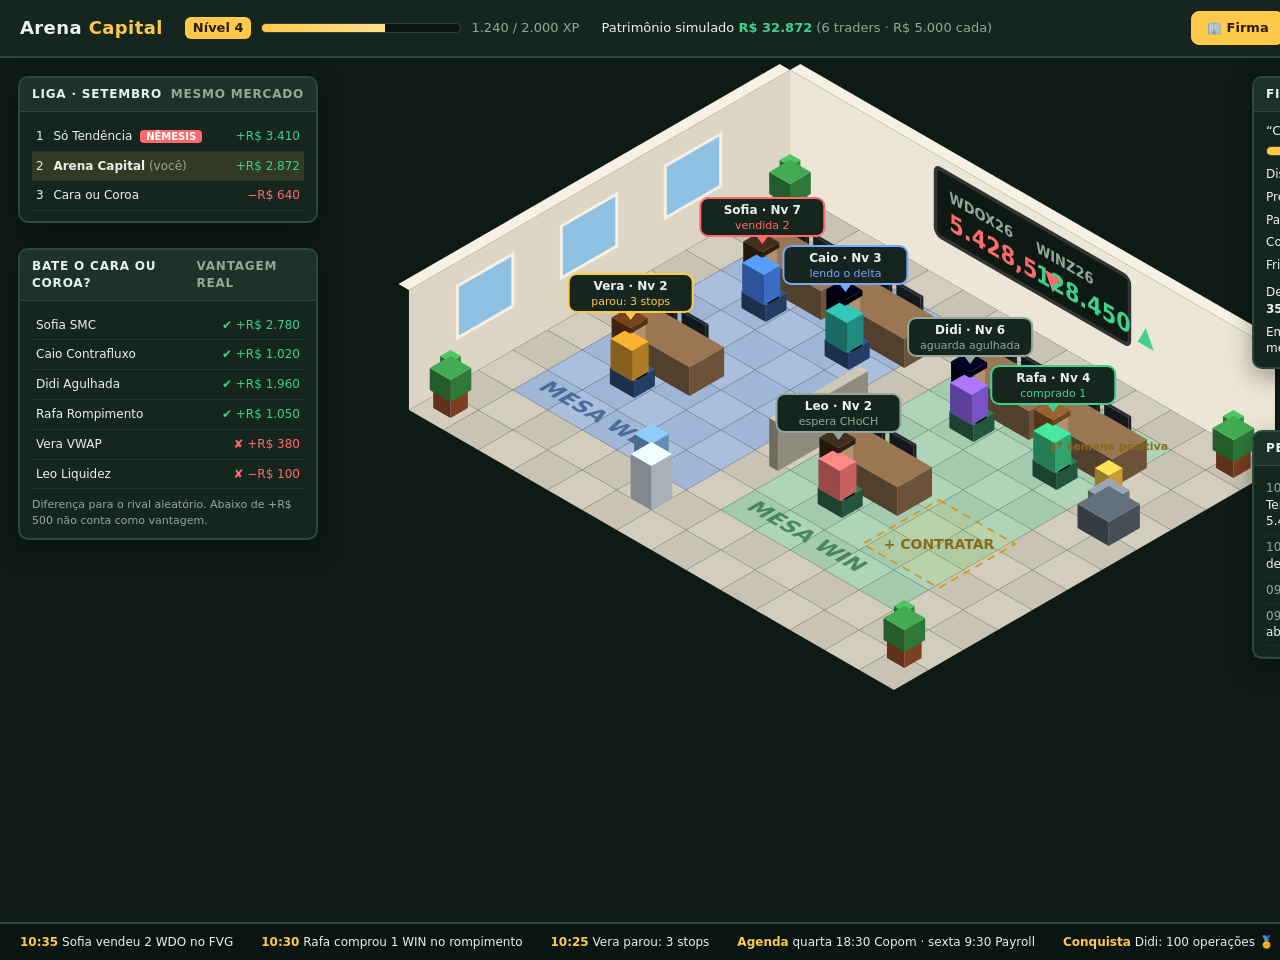
<file: mockups/escritorio.html>
<!doctype html>
<html lang="pt-BR">
<head>
<meta charset="utf-8">
<title>Arena de Traders — escritório da firma</title>
<style>
  :root{--bg:#0e1a16;--panel:#16261f;--panel2:#1d3329;--line:#2b4a3c;--txt:#e9f2ec;--mut:#93a89c;--up:#3fd18f;--dn:#ff6b6b;--gold:#ffc94a;--acc:#7aa7ff;--pur:#b48cff}
  *{box-sizing:border-box;margin:0;padding:0}
  body{background:var(--bg);color:var(--txt);font:13px/1.4 "Segoe UI",system-ui,sans-serif;width:1600px;height:960px;position:relative;overflow:hidden}
  #cena{position:absolute;inset:0}
  .bar{position:absolute;left:0;right:0;top:0;height:58px;background:var(--panel);border-bottom:2px solid var(--line);display:flex;align-items:center;gap:22px;padding:0 20px}
  .logo{font-weight:800;font-size:18px;letter-spacing:.4px}.logo span{color:var(--gold)}
  .lvl{display:flex;align-items:center;gap:10px}.lvl b{background:var(--gold);color:#2a1d00;border-radius:6px;padding:2px 8px}
  .xp{width:200px;height:10px;background:#0b1511;border:1px solid var(--line);border-radius:5px;overflow:hidden}.xp i{display:block;height:100%;width:62%;background:linear-gradient(90deg,#ffc94a,#ffe08a)}
  .mut{color:var(--mut)}.up{color:var(--up)}.dn{color:var(--dn)}.gold{color:var(--gold)}
  .tabs{margin-left:auto;display:flex;gap:6px}.tabs div{padding:7px 14px;border-radius:8px;border:1px solid var(--line);color:var(--mut)}.tabs .sel{background:var(--gold);color:#2a1d00;border-color:var(--gold);font-weight:600}
  .win{position:absolute;background:var(--panel);border:2px solid var(--line);border-radius:10px;box-shadow:0 8px 24px rgba(0,0,0,.35)}
  .win h3{background:var(--panel2);padding:8px 12px;font-size:12px;letter-spacing:.8px;text-transform:uppercase;border-bottom:1px solid var(--line);display:flex;justify-content:space-between;border-radius:8px 8px 0 0}
  .win .c{padding:10px 12px}
  table{width:100%;border-collapse:collapse;font-size:12px}td{padding:6px 4px;border-bottom:1px solid #22392f}td:last-child{text-align:right}
  .tag{font-size:10px;padding:1px 6px;border-radius:4px;background:var(--dn);color:#fff;font-weight:700;margin-left:4px}
  .you{background:rgba(255,201,74,.12)}
  .stat{display:grid;grid-template-columns:96px 1fr 22px;gap:8px;align-items:center;margin:6px 0;font-size:12px}
  .stat .b{height:8px;background:#0b1511;border-radius:4px;overflow:hidden}.stat .b i{display:block;height:100%}
  .think div{font-size:12px;padding:4px 0;border-bottom:1px dashed #22392f}.think time{color:var(--mut);margin-right:6px}
  .ticker{position:absolute;left:0;right:0;bottom:0;height:38px;background:#0a1410;border-top:2px solid var(--line);display:flex;align-items:center;gap:28px;padding:0 20px;white-space:nowrap;font-size:12px}
  .ticker b{color:var(--gold)}
  .ill{position:absolute;right:16px;bottom:44px;font-size:11px;color:var(--mut)}
</style>
</head>
<body>
<svg id="cena" viewBox="0 0 1600 960"></svg>

<div class="bar">
  <div class="logo">Arena <span>Capital</span></div>
  <div class="lvl"><b>Nível 4</b><div class="xp"><i></i></div><span class="mut">1.240 / 2.000 XP</span></div>
  <div>Patrimônio simulado <b class="up">R$ 32.872</b> <span class="mut">(6 traders · R$ 5.000 cada)</span></div>
  <div class="tabs"><div class="sel">🏢 Firma</div><div>📈 Sala de operações</div><div>🏆 Resultado</div></div>
</div>

<div class="win" style="left:18px;top:76px;width:300px">
  <h3><span>Liga · setembro</span><span class="mut">mesmo mercado</span></h3>
  <div class="c"><table>
    <tr><td>1</td><td>Só Tendência <span class="tag">NÊMESIS</span></td><td class="up">+R$ 3.410</td></tr>
    <tr class="you"><td>2</td><td><b>Arena Capital</b> <span class="mut">(você)</span></td><td class="up">+R$ 2.872</td></tr>
    <tr><td>3</td><td>Cara ou Coroa</td><td class="dn">−R$ 640</td></tr>
  </table></div>
</div>

<div class="win" style="left:18px;top:248px;width:300px">
  <h3><span>Bate o Cara ou Coroa?</span><span class="mut">vantagem real</span></h3>
  <div class="c"><table>
    <tr><td>Sofia SMC</td><td class="up">✔ +R$ 2.780</td></tr>
    <tr><td>Caio Contrafluxo</td><td class="up">✔ +R$ 1.020</td></tr>
    <tr><td>Didi Agulhada</td><td class="up">✔ +R$ 1.960</td></tr>
    <tr><td>Rafa Rompimento</td><td class="up">✔ +R$ 1.050</td></tr>
    <tr><td>Vera VWAP</td><td class="dn">✘ +R$ 380</td></tr>
    <tr><td>Leo Liquidez</td><td class="dn">✘ −R$ 100</td></tr>
  </table>
  <div class="mut" style="font-size:11px;margin-top:8px">Diferença para o rival aleatório. Abaixo de +R$ 500 não conta como vantagem.</div></div>
</div>

<div class="win" style="right:18px;top:76px;width:330px">
  <h3><span>Ficha · Sofia SMC</span><span class="gold">Nível 7</span></h3>
  <div class="c">
    <div style="display:flex;justify-content:space-between"><span>“Caçadora de FVG” · Mesa WDO</span><span class="mut">640 / 900 XP</span></div>
    <div class="xp" style="width:100%;margin:6px 0 10px"><i style="width:71%"></i></div>
    <div class="stat"><span>Disciplina</span><div class="b"><i style="width:90%;background:var(--up)"></i></div><b>9</b></div>
    <div class="stat"><span>Precisão</span><div class="b"><i style="width:55%;background:var(--acc)"></i></div><b>5</b></div>
    <div class="stat"><span>Paciência</span><div class="b"><i style="width:80%;background:var(--pur)"></i></div><b>8</b></div>
    <div class="stat"><span>Consistência</span><div class="b"><i style="width:70%;background:var(--gold)"></i></div><b>7</b></div>
    <div class="stat"><span>Frieza</span><div class="b"><i style="width:50%;background:var(--dn)"></i></div><b>5</b></div>
    <div style="margin-top:10px;font-size:12px">Desde a contratação: <b class="up">+R$ 2.140</b> · 61 trades · <b>R$ 35</b> por trade</div>
    <div style="margin-top:6px;font-size:12px">Em experiência: <b>prova final 2 de 3 meses</b> → mesa ao vivo</div>
  </div>
</div>

<div class="win think" style="right:18px;top:430px;width:330px">
  <h3><span>Pensamento · Sofia</span><span class="mut">12/09</span></h3>
  <div class="c">
    <div><time>10:35</time>Vendi 2 no meio do FVG (5.432,5). Tendência do 60 em baixa; alvo no fundo de 5.420.</div>
    <div><time>10:05</time>Pulei: FVG de 0,5 ponto, abaixo do mínimo de 1.</div>
    <div><time>09:40</time>Pulei: risco:retorno 0,8, abaixo do mínimo.</div>
    <div><time>09:15</time>Tendência do 60 virou para baixa (fechou abaixo de 5.441).</div>
  </div>
</div>

<div class="ticker">
  <span><b>10:35</b> Sofia vendeu 2 WDO no FVG</span>
  <span><b>10:30</b> Rafa comprou 1 WIN no rompimento</span>
  <span><b>10:25</b> Vera parou: 3 stops</span>
  <span><b>Agenda</b> quarta 18:30 Copom · sexta 9:30 Payroll</span>
  <span><b>Conquista</b> Didi: 100 operações 🏅</span>
</div>
<div class="ill">Mockup · dados ilustrativos</div>

<script>
const S=40,C=Math.cos(Math.PI/6),OX=790,OY=190,svg=document.getElementById('cena');
const P=(x,y,z=0)=>[OX+(x-y)*C*S,OY+(x+y)*0.5*S-z*S];
const pts=a=>a.map(p=>P(...p).join(',')).join(' ');
const sh=(hex,f)=>{const n=parseInt(hex.slice(1),16);let r=n>>16,g=n>>8&255,b=n&255;r=Math.min(255,r*f|0);g=Math.min(255,g*f|0);b=Math.min(255,b*f|0);return`rgb(${r},${g},${b})`};
let objs=[];
// caixa (voxel): profundidade = canto da frente
let vies=0;
const box=(x,y,z,w,d,h,cor,extra='')=>objs.push({k:x+w+y+d+z*0.01+vies,s:
 `<polygon points="${pts([[x+w,y,z],[x+w,y+d,z],[x+w,y+d,z+h],[x+w,y,z+h]])}" fill="${sh(cor,.78)}"/>`+
 `<polygon points="${pts([[x,y+d,z],[x+w,y+d,z],[x+w,y+d,z+h],[x,y+d,z+h]])}" fill="${sh(cor,.6)}"/>`+
 `<polygon points="${pts([[x,y,z+h],[x+w,y,z+h],[x+w,y+d,z+h],[x,y+d,z+h]])}" fill="${sh(cor,1.12)}" ${extra}/>`});
const add=(k,s)=>objs.push({k,s});
let g='';
// chão
const FX=14,FY=11;
for(let i=0;i<FX;i++)for(let j=0;j<FY;j++){let cor=(i+j)%2?'#c9c3b4':'#d3cdbe';if(i>=1&&i<6&&j>=1&&j<9)cor=(i+j)%2?'#9fb6d6':'#a9bfdd';if(i>=7&&i<12&&j>=1&&j<9)cor=(i+j)%2?'#a4cbb0':'#aed4b9';
 g+=`<polygon points="${pts([[i,j,0],[i+1,j,0],[i+1,j+1,0],[i,j+1,0]])}" fill="${cor}" stroke="rgba(0,0,0,.06)"/>`}
// paredes do fundo
g+=`<polygon points="${pts([[0,0,0],[FX,0,0],[FX,0,3],[0,0,3]])}" fill="#ece6d6"/><polygon points="${pts([[0,0,0],[0,FY,0],[0,FY,3],[0,0,3]])}" fill="#ddd6c4"/>`;
g+=`<polygon points="${pts([[0,0,3],[FX,0,3],[FX,-.3,3],[0,-.3,3]])}" fill="#f6f1e4"/><polygon points="${pts([[0,0,3],[0,FY,3],[-.3,FY,3],[-.3,0,3]])}" fill="#f6f1e4"/>`;
for(const y of [2,5,8])g+=`<polygon points="${pts([[0,y,1.1],[0,y+1.6,1.1],[0,y+1.6,2.4],[0,y,2.4]])}" fill="#8fc1e3" stroke="#f6f1e4" stroke-width="3"/>`;
// telão na parede do fundo
const tx=P(4.2,0,2.7);g+=`<g transform="matrix(${C},0.5,0,1,${tx[0]},${tx[1]})"><rect width="${5.6*S}" height="${1.7*S}" rx="6" fill="#0d1a14" stroke="#333" stroke-width="4"/>
<text x="16" y="28" fill="#93a89c" font-size="15" font-weight="700">WDOX26</text><text x="16" y="56" fill="#ff6b6b" font-size="24" font-weight="800">5.428,5 ▼</text>
<text x="${2.9*S}" y="28" fill="#93a89c" font-size="15" font-weight="700">WINZ26</text><text x="${2.9*S}" y="56" fill="#3fd18f" font-size="24" font-weight="800">128.450 ▲</text></g>`;
// letreiros no chão
const lab=(x,y,t,c)=>{const p=P(x,y);return`<g transform="matrix(${C},0.5,${-C},0.5,${p[0]},${p[1]})"><text font-size="22" font-weight="800" fill="${c}" opacity=".85">${t}</text></g>`};
g+=lab(1.3,8.6,'MESA WDO','#3d5f8f')+lab(7.3,8.6,'MESA WIN','#3a7a52');
// mesas
const mesa=(x,y,cor)=>{box(x,y,0,2.2,1,.72,'#8a6a4a');box(x+.3,y+.15,.72,.7,.08,.5,'#22272e');box(x+1.2,y+.15,.72,.7,.08,.5,'#22272e');box(x+.8,y+.55,.72,.6,.25,.04,'#3a3f47');box(x+.75,y+1.25,0,.7,.6,.42,cor)};
// trader voxel de costas para a câmera, sentado na cadeira
const trader=(x,y,camisa,cabelo,nome,status,corSt)=>{vies=1.5;box(x-.05,y,.42,.62,.48,.75,camisa);box(x-.07,y+.08,.42,.14,.3,.55,sh(camisa,.8));box(x+.47,y+.08,.42,.14,.3,.55,sh(camisa,.8));
 box(x+.03,y+.03,1.17,.48,.44,.46,'#e6b98f');box(x,y,1.6,.54,.5,.14,cabelo);box(x,y+.4,1.2,.54,.1,.45,cabelo);vies=0;
 const p=P(x+.25,y+.2,1.75);add(x+y+2.6,`<g transform="translate(${p[0]},${p[1]})"><rect x="-62" y="-42" width="124" height="38" rx="8" fill="#16261f" stroke="${corSt}" stroke-width="2"/><text y="-26" text-anchor="middle" fill="#e9f2ec" font-size="12" font-weight="700">${nome}</text><text y="-11" text-anchor="middle" fill="${corSt}" font-size="11">${status}</text><path d="M-6 -4 L0 4 L6 -4z" fill="${corSt}"/></g>`)};
mesa(1.5,1.8,'#2f4f7f');trader(2.35,3.2,'#4c8dff','#3b2a1a','Sofia · Nv 7','vendida 2','#ff6b6b');
mesa(3.9,1.8,'#2f4f7f');trader(4.75,3.2,'#2bb3a3','#111','Caio · Nv 3','lendo o delta','#7aa7ff');
mesa(1.5,5.6,'#2f4f7f');trader(2.35,7.0,'#e0a030','#6b3b1a','Vera · Nv 2','parou: 3 stops','#ffc94a');
mesa(7.5,1.8,'#2f6f4f');trader(8.35,3.2,'#9b6bff','#222','Didi · Nv 6','aguarda agulhada','#93a89c');
mesa(9.9,1.8,'#2f6f4f');trader(10.75,3.2,'#3fd18f','#8a5a2a','Rafa · Nv 4','comprado 1','#3fd18f');
mesa(7.5,5.6,'#2f6f4f');trader(8.35,7.0,'#ff7a7a','#3b2a1a','Leo · Nv 2','espera CHoCH','#93a89c');
// vaga para contratar
g+=`<polygon points="${pts([[9.9,5.6,0],[12.1,5.6,0],[12.1,7.8,0],[9.9,7.8,0]])}" fill="rgba(255,201,74,.12)" stroke="#c99a2a" stroke-width="2" stroke-dasharray="8 6"/>`;
{const p=P(11,6.7,0);g+=`<text x="${p[0]}" y="${p[1]+5}" text-anchor="middle" fill="#8a6a1a" font-size="14" font-weight="800">+ CONTRATAR</text>`}
// decoração
const planta=(x,y)=>{box(x,y,0,.5,.5,.45,'#a0522d');box(x-.05,y-.05,.45,.6,.6,.55,'#3c9a4a');box(x+.1,y+.1,1,.3,.3,.3,'#48b05a')};
planta(.3,.3);planta(13.1,.3);planta(.3,10.1);planta(13.1,9.8);
box(12.6,3.4,0,.9,.9,.6,'#5a6470');box(12.75,3.55,.6,.6,.6,.35,'#8a96a3');box(12.85,3.65,.95,.4,.4,.55,'#ffc94a'); // troféu
{const p=P(13,3.8,1.9);add(30,`<text x="${p[0]}" y="${p[1]}" text-anchor="middle" fill="#8a6a1a" font-size="11" font-weight="700">1ª semana positiva</text>`)}
box(5.4,9.4,0,.6,.6,1.1,'#d8e4ee');box(5.45,9.45,1.1,.5,.5,.5,'#7fb6e6'); // bebedouro
box(6.6,4.6,0,.25,2.6,1.2,'#b9b3a3'); // divisória entre mesas
objs.sort((a,b)=>a.k-b.k);svg.innerHTML=g+objs.map(o=>o.s).join('');
</script>
</body>
</html>
</file>
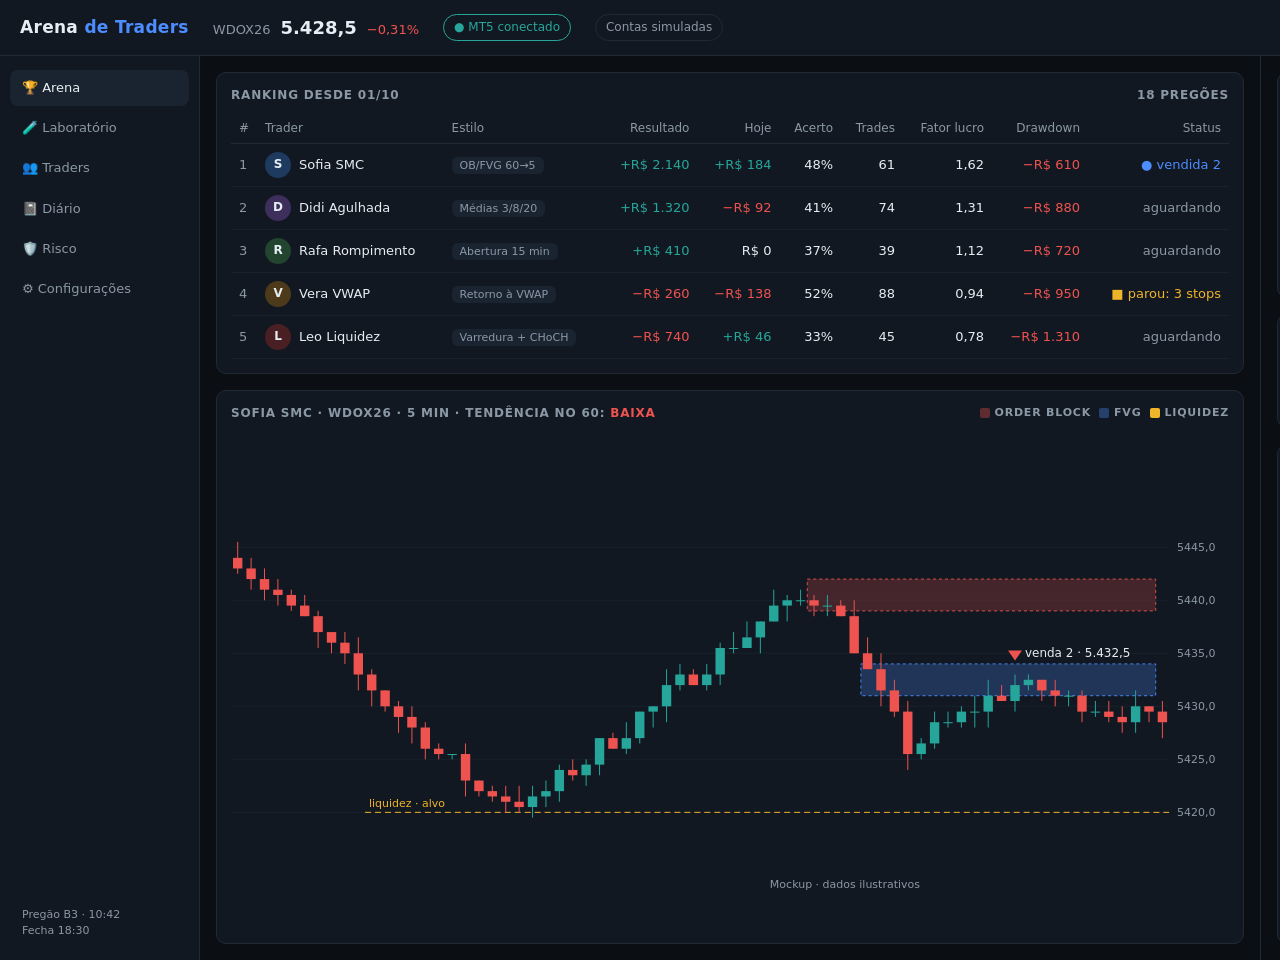
<file: mockups/interface.html>
<!doctype html>
<html lang="pt-BR">
<head>
<meta charset="utf-8">
<title>Arena de Traders — mockup</title>
<style>
  :root{--bg:#0b0f14;--panel:#121821;--line:#1f2a36;--txt:#e6edf3;--mut:#8b98a5;--up:#26a69a;--dn:#ef5350;--acc:#4c8dff;--warn:#f0b429}
  *{box-sizing:border-box;margin:0;padding:0}
  body{background:var(--bg);color:var(--txt);font:13px/1.4 "Segoe UI",system-ui,sans-serif;width:1600px;height:960px;display:grid;grid-template-columns:200px 1fr 340px;grid-template-rows:56px 1fr}
  header{grid-column:1/4;display:flex;align-items:center;gap:24px;padding:0 20px;border-bottom:1px solid var(--line);background:var(--panel)}
  .logo{font-weight:700;font-size:17px;letter-spacing:.3px}.logo span{color:var(--acc)}
  .tick{display:flex;gap:10px;align-items:baseline}.tick b{font-size:18px}.up{color:var(--up)}.dn{color:var(--dn)}
  .pill{padding:4px 10px;border-radius:999px;border:1px solid var(--line);color:var(--mut);font-size:12px}
  .pill.on{border-color:var(--up);color:var(--up)}
  .seg{display:flex;border:1px solid var(--line);border-radius:8px;overflow:hidden;margin-left:auto}
  .seg div{padding:6px 14px;color:var(--mut)}.seg .sel{background:var(--acc);color:#fff}
  nav{border-right:1px solid var(--line);padding:14px 10px;display:flex;flex-direction:column;gap:4px;background:var(--panel)}
  nav div{padding:9px 12px;border-radius:8px;color:var(--mut)}nav .sel{background:#1a2431;color:var(--txt)}
  nav .foot{margin-top:auto;font-size:11px;color:var(--mut);padding:8px 12px}
  main{padding:16px;display:grid;grid-template-rows:auto 1fr;gap:16px;overflow:hidden}
  .card{background:var(--panel);border:1px solid var(--line);border-radius:10px;padding:14px}
  h3{font-size:12px;text-transform:uppercase;letter-spacing:.8px;color:var(--mut);margin-bottom:10px;display:flex;justify-content:space-between}
  table{width:100%;border-collapse:collapse}th{color:var(--mut);font-weight:500;text-align:right;padding:6px 8px;border-bottom:1px solid var(--line);font-size:12px}
  td{padding:8px;text-align:right;border-bottom:1px solid #18212c}th:nth-child(-n+3),td:nth-child(-n+3){text-align:left}
  .av{display:inline-grid;place-items:center;width:26px;height:26px;border-radius:50%;font-weight:700;font-size:12px;margin-right:8px;vertical-align:middle}
  .tag{font-size:11px;padding:2px 8px;border-radius:6px;background:#1a2431;color:var(--mut)}
  .st-pos{color:var(--acc)}.st-stop{color:var(--warn)}
  .rank{color:var(--mut);width:22px}
  aside{border-left:1px solid var(--line);padding:16px;display:flex;flex-direction:column;gap:16px;overflow:hidden}
  .bar{height:8px;background:#1a2431;border-radius:4px;overflow:hidden;margin:6px 0 12px}.bar i{display:block;height:100%}
  .row{display:flex;justify-content:space-between}.mut{color:var(--mut)}
  .feed div{padding:8px 0;border-bottom:1px solid #18212c;font-size:12px}.feed time{color:var(--mut);margin-right:6px}
  .chips{display:flex;gap:8px}.chip{font-size:11px;display:flex;align-items:center;gap:5px;color:var(--mut)}.chip i{width:10px;height:10px;border-radius:2px;display:inline-block}
  .ill{position:absolute;bottom:8px;right:360px;font-size:11px;color:var(--mut)}
</style>
</head>
<body>
<header>
  <div class="logo">Arena <span>de Traders</span></div>
  <div class="tick"><span class="mut">WDOX26</span><b>5.428,5</b><span class="dn">−0,31%</span></div>
  <span class="pill on">● MT5 conectado</span>
  <span class="pill">Contas simuladas</span>
  <div class="seg"><div class="sel">Arena ao vivo</div><div>Laboratório (backtest)</div></div>
</header>

<nav>
  <div class="sel">🏆 Arena</div><div>🧪 Laboratório</div><div>👥 Traders</div><div>📓 Diário</div><div>🛡️ Risco</div><div>⚙️ Configurações</div>
  <div class="foot">Pregão B3 · 10:42<br>Fecha 18:30</div>
</nav>

<main>
  <section class="card">
    <h3><span>Ranking desde 01/10</span><span>18 pregões</span></h3>
    <table>
      <tr><th class="rank">#</th><th>Trader</th><th>Estilo</th><th>Resultado</th><th>Hoje</th><th>Acerto</th><th>Trades</th><th>Fator lucro</th><th>Drawdown</th><th>Status</th></tr>
      <tr><td class="rank">1</td><td><span class="av" style="background:#1e3a5f">S</span>Sofia SMC</td><td><span class="tag">OB/FVG 60→5</span></td><td class="up">+R$ 2.140</td><td class="up">+R$ 184</td><td>48%</td><td>61</td><td>1,62</td><td class="dn">−R$ 610</td><td class="st-pos">● vendida 2</td></tr>
      <tr><td class="rank">2</td><td><span class="av" style="background:#3d2e5c">D</span>Didi Agulhada</td><td><span class="tag">Médias 3/8/20</span></td><td class="up">+R$ 1.320</td><td class="dn">−R$ 92</td><td>41%</td><td>74</td><td>1,31</td><td class="dn">−R$ 880</td><td class="mut">aguardando</td></tr>
      <tr><td class="rank">3</td><td><span class="av" style="background:#21452f">R</span>Rafa Rompimento</td><td><span class="tag">Abertura 15 min</span></td><td class="up">+R$ 410</td><td>R$ 0</td><td>37%</td><td>39</td><td>1,12</td><td class="dn">−R$ 720</td><td class="mut">aguardando</td></tr>
      <tr><td class="rank">4</td><td><span class="av" style="background:#4d3a1a">V</span>Vera VWAP</td><td><span class="tag">Retorno à VWAP</span></td><td class="dn">−R$ 260</td><td class="dn">−R$ 138</td><td>52%</td><td>88</td><td>0,94</td><td class="dn">−R$ 950</td><td class="st-stop">■ parou: 3 stops</td></tr>
      <tr><td class="rank">5</td><td><span class="av" style="background:#4a1f24">L</span>Leo Liquidez</td><td><span class="tag">Varredura + CHoCH</span></td><td class="dn">−R$ 740</td><td class="up">+R$ 46</td><td>33%</td><td>45</td><td>0,78</td><td class="dn">−R$ 1.310</td><td class="mut">aguardando</td></tr>
    </table>
  </section>

  <section class="card" style="display:flex;flex-direction:column">
    <h3><span>Sofia SMC · WDOX26 · 5 min · tendência no 60: <b class="dn">baixa</b></span>
      <span class="chips"><span class="chip"><i style="background:rgba(239,83,80,.35)"></i>Order block</span><span class="chip"><i style="background:rgba(76,141,255,.35)"></i>FVG</span><span class="chip"><i style="background:var(--warn)"></i>Liquidez</span></span></h3>
    <svg id="chart" viewBox="0 0 1000 380" style="flex:1;width:100%"></svg>
  </section>
</main>

<aside>
  <section class="card">
    <h3><span>Risco do dia · Sofia</span><span>trader-risk</span></h3>
    <div class="row"><span>Perda do dia</span><span>R$ 92 / R$ 300</span></div><div class="bar"><i style="width:31%;background:var(--warn)"></i></div>
    <div class="row"><span>Stops</span><span>1 / 3</span></div><div class="bar"><i style="width:33%;background:var(--warn)"></i></div>
    <div class="row"><span>Trades</span><span>3 / 10</span></div><div class="bar"><i style="width:30%;background:var(--acc)"></i></div>
    <div class="row mut"><span>Posição atual</span><span>venda 2 · stop 5.437 · alvo 5.420</span></div>
  </section>

  <section class="card">
    <h3><span>Último PASS</span><span>trader-budget</span></h3>
    <div class="row"><span>Venda 2 WDO @ 5.432,5</span><span class="up">PASS</span></div>
    <div class="mut" style="font-size:12px;margin-top:6px">Perda máx. R$ 92 (limite R$ 100) · RR 2,78 · decidido pela perda máxima por trade</div>
  </section>

  <section class="card feed" style="flex:1">
    <h3><span>Diário ao vivo</span><span>hoje</span></h3>
    <div><time>10:40</time><b>Sofia</b> vendeu 2 no meio do FVG (5.432,5). Alvo: fundo de 5.420.</div>
    <div><time>10:35</time><b>Vera</b> tomou o 3º stop. Dia encerrado pelo trader-risk.</div>
    <div><time>10:20</time><b>Leo</b> pegou o alvo: +R$ 46 na varredura do fundo de 5.425.</div>
    <div><time>09:55</time><b>Didi</b> stop na agulhada de compra: −R$ 92.</div>
    <div><time>09:31</time><b>Sofia</b> ordem bloqueada: risco:retorno 0,8 abaixo do mínimo.</div>
  </section>
</aside>
<div class="ill">Mockup · dados ilustrativos</div>

<script>
// candles ilustrativos determinísticos
let s=7;const r=()=>(s=(s*16807)%2147483647)/2147483647;
const N=70,W=1000,H=380,P=40,c=[];
const wp=[[0,5444],[18,5422],[22,5421],[40,5439],[44,5440.5],[50,5426],[58,5432],[69,5428.5]];
const alvo=(i)=>{for(let k=1;k<wp.length;k++){const[a,va]=wp[k-1],[b,vb]=wp[k];if(i<=b)return va+(vb-va)*(i-a)/(b-a)}};
let p=5444;
for(let i=0;i<N;i++){const o=p,cl=Math.round((alvo(i)+(r()-.5)*2)*2)/2;
 const hi=Math.max(o,cl)+Math.round(r()*3)/2,lo=Math.min(o,cl)-Math.round(r()*3)/2;c.push({o,cl,hi,lo});p=cl}
{const k=c[N-1];k.cl=5428.5;k.hi=Math.max(k.hi,k.o,k.cl);k.lo=Math.min(k.lo,k.o,k.cl)}
const mx=Math.max(...c.map(k=>k.hi))+3,mn=Math.min(...c.map(k=>k.lo))-3,y=v=>P/2+(mx-v)/(mx-mn)*(H-P),bw=(W-60)/N;
const svg=document.getElementById('chart');let g='';
for(let v=Math.ceil(mn/5)*5;v<mx;v+=5){g+=`<line x1="0" x2="${W-60}" y1="${y(v)}" y2="${y(v)}" stroke="#18212c"/><text x="${W-52}" y="${y(v)+4}" fill="#8b98a5" font-size="11">${v.toFixed(1).replace('.',',')}</text>`}
const zone=(i0,i1,top,bot,col)=>`<rect x="${i0*bw}" y="${y(top)}" width="${(i1-i0)*bw}" height="${y(bot)-y(top)}" fill="${col}" stroke="${col.replace(/,[^,]*\)$/,',.9)')}" stroke-dasharray="3 3"/>`;
g+=zone(43,N-1,5442,5439,'rgba(239,83,80,.22)');
g+=zone(47,N-1,5434,5431,'rgba(76,141,255,.25)');
const liq=5420;g+=`<line x1="${10*bw}" x2="${W-60}" y1="${y(liq)}" y2="${y(liq)}" stroke="#f0b429" stroke-dasharray="6 4"/><text x="${10*bw+4}" y="${y(liq)-5}" fill="#f0b429" font-size="11">liquidez · alvo</text>`;
c.forEach((k,i)=>{const x=i*bw+bw/2,col=k.cl>=k.o?'#26a69a':'#ef5350';g+=`<line x1="${x}" x2="${x}" y1="${y(k.hi)}" y2="${y(k.lo)}" stroke="${col}"/><rect x="${x-bw*.35}" y="${y(Math.max(k.o,k.cl))}" width="${bw*.7}" height="${Math.max(1,Math.abs(y(k.o)-y(k.cl)))}" fill="${col}"/>`});
const ei=58,ep=Math.max(c[ei].hi,5432.5);g+=`<path d="M${ei*bw+bw/2} ${y(ep)-14} l-7 -10 h14z" fill="#ef5350"/><text x="${ei*bw+bw/2+10}" y="${y(ep)-18}" fill="#e6edf3" font-size="12">venda 2 · 5.432,5</text>`;
svg.innerHTML=g;
</script>
</body>
</html>
</file>
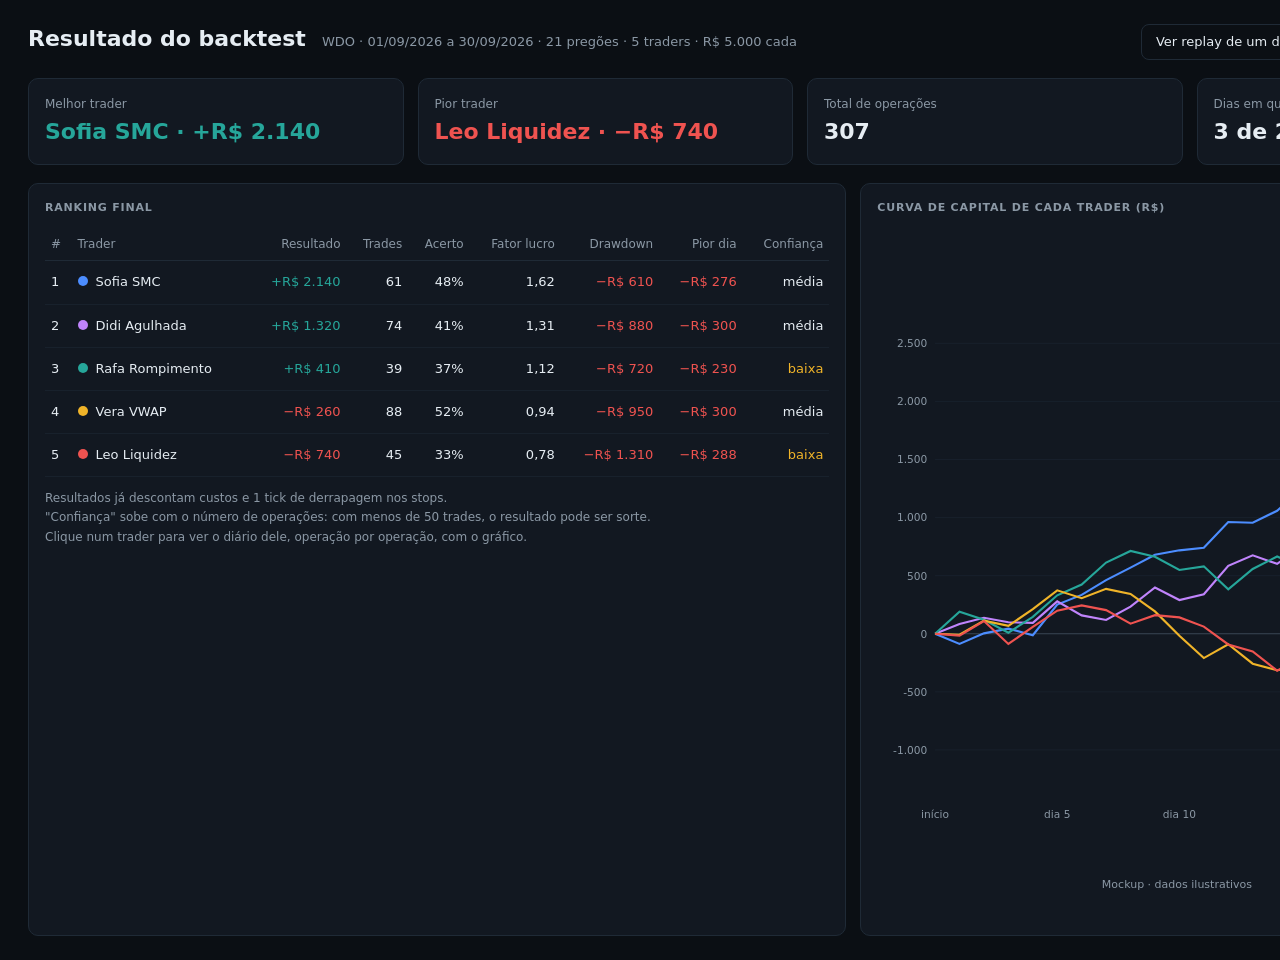
<file: mockups/resultado.html>
<!doctype html>
<html lang="pt-BR">
<head>
<meta charset="utf-8">
<title>Arena de Traders — resultado do backtest</title>
<style>
  :root{--bg:#0b0f14;--panel:#121821;--line:#1f2a36;--txt:#e6edf3;--mut:#8b98a5;--up:#26a69a;--dn:#ef5350;--acc:#4c8dff;--warn:#f0b429}
  *{box-sizing:border-box;margin:0;padding:0}
  body{background:var(--bg);color:var(--txt);font:13px/1.4 "Segoe UI",system-ui,sans-serif;width:1600px;height:960px;padding:24px 28px;display:grid;grid-template-rows:auto auto 1fr;gap:18px}
  .top{display:flex;align-items:baseline;gap:16px}.top h1{font-size:22px}.mut{color:var(--mut)}
  .top .acts{margin-left:auto;display:flex;gap:10px}.b{padding:8px 14px;border-radius:8px;border:1px solid var(--line);color:var(--txt)}.b.p{background:var(--acc);border-color:var(--acc)}
  .kpis{display:grid;grid-template-columns:repeat(4,1fr);gap:14px}
  .card{background:var(--panel);border:1px solid var(--line);border-radius:10px;padding:16px}
  .k small{color:var(--mut);font-size:12px}.k b{display:block;font-size:22px;margin-top:4px}
  .main{display:grid;grid-template-columns:1.15fr 1fr;gap:14px;min-height:0}
  h3{font-size:11px;text-transform:uppercase;letter-spacing:.8px;color:var(--mut);margin-bottom:12px}
  table{width:100%;border-collapse:collapse}th{color:var(--mut);font-weight:500;text-align:right;padding:8px 6px;border-bottom:1px solid var(--line);font-size:12px}
  td{padding:12px 6px;text-align:right;border-bottom:1px solid #18212c}th:nth-child(-n+2),td:nth-child(-n+2){text-align:left}
  .up{color:var(--up)}.dn{color:var(--dn)}.warn{color:var(--warn)}
  .dot{display:inline-block;width:10px;height:10px;border-radius:50%;margin-right:8px}
  .note{font-size:12px;color:var(--mut);margin-top:12px;line-height:1.6}
  .ill{position:absolute;bottom:8px;right:28px;font-size:11px;color:var(--mut)}
</style>
</head>
<body>
<div class="top">
  <h1>Resultado do backtest</h1>
  <span class="mut">WDO · 01/09/2026 a 30/09/2026 · 21 pregões · 5 traders · R$ 5.000 cada</span>
  <div class="acts"><span class="b">Ver replay de um dia</span><span class="b">Exportar</span><span class="b p">Rodar outro período</span></div>
</div>

<div class="kpis">
  <div class="card k"><small>Melhor trader</small><b class="up">Sofia SMC · +R$ 2.140</b></div>
  <div class="card k"><small>Pior trader</small><b class="dn">Leo Liquidez · −R$ 740</b></div>
  <div class="card k"><small>Total de operações</small><b>307</b></div>
  <div class="card k"><small>Dias em que todos ganharam</small><b>3 de 21</b></div>
</div>

<div class="main">
  <section class="card">
    <h3>Ranking final</h3>
    <table>
      <tr><th>#</th><th>Trader</th><th>Resultado</th><th>Trades</th><th>Acerto</th><th>Fator lucro</th><th>Drawdown</th><th>Pior dia</th><th>Confiança</th></tr>
      <tr><td>1</td><td><span class="dot" style="background:#4c8dff"></span>Sofia SMC</td><td class="up">+R$ 2.140</td><td>61</td><td>48%</td><td>1,62</td><td class="dn">−R$ 610</td><td class="dn">−R$ 276</td><td>média</td></tr>
      <tr><td>2</td><td><span class="dot" style="background:#c084fc"></span>Didi Agulhada</td><td class="up">+R$ 1.320</td><td>74</td><td>41%</td><td>1,31</td><td class="dn">−R$ 880</td><td class="dn">−R$ 300</td><td>média</td></tr>
      <tr><td>3</td><td><span class="dot" style="background:#26a69a"></span>Rafa Rompimento</td><td class="up">+R$ 410</td><td>39</td><td>37%</td><td>1,12</td><td class="dn">−R$ 720</td><td class="dn">−R$ 230</td><td class="warn">baixa</td></tr>
      <tr><td>4</td><td><span class="dot" style="background:#f0b429"></span>Vera VWAP</td><td class="dn">−R$ 260</td><td>88</td><td>52%</td><td>0,94</td><td class="dn">−R$ 950</td><td class="dn">−R$ 300</td><td>média</td></tr>
      <tr><td>5</td><td><span class="dot" style="background:#ef5350"></span>Leo Liquidez</td><td class="dn">−R$ 740</td><td>45</td><td>33%</td><td>0,78</td><td class="dn">−R$ 1.310</td><td class="dn">−R$ 288</td><td class="warn">baixa</td></tr>
    </table>
    <p class="note">Resultados já descontam custos e 1 tick de derrapagem nos stops.<br>
    "Confiança" sobe com o número de operações: com menos de 50 trades, o resultado pode ser sorte.<br>
    Clique num trader para ver o diário dele, operação por operação, com o gráfico.</p>
  </section>

  <section class="card" style="display:flex;flex-direction:column">
    <h3>Curva de capital de cada trader (R$)</h3>
    <svg id="eq" viewBox="0 0 700 520" style="flex:1;width:100%"></svg>
  </section>
</div>
<div class="ill">Mockup · dados ilustrativos</div>

<script>
let s=11;const r=()=>(s=(s*16807)%2147483647)/2147483647;
const D=21,W=700,H=520,L=60,B=30,T=[['#4c8dff',2140],['#c084fc',1320],['#26a69a',410],['#f0b429',-260],['#ef5350',-740]];
const mx=2600,mn=-1400,y=v=>10+(mx-v)/(mx-mn)*(H-B-10),x=d=>L+d/(D)*(W-L-110);
let g='';for(let v=-1000;v<=2500;v+=500)g+=`<line x1="${L}" x2="${W-100}" y1="${y(v)}" y2="${y(v)}" stroke="${v?'#18212c':'#3a4756'}"/><text x="${L-8}" y="${y(v)+4}" fill="#8b98a5" font-size="11" text-anchor="end">${v.toLocaleString('pt-BR')}</text>`;
for(let d=0;d<=D;d+=5)g+=`<text x="${x(d)}" y="${H-8}" fill="#8b98a5" font-size="11" text-anchor="middle">${d?'dia '+d:'início'}</text>`;
T.forEach(([cor,fim],k)=>{let v=0,pts=[[0,0]];for(let d=1;d<=D;d++){v+=(fim-v)/(D-d+1)+(r()-.5)*380;if(d==D)v=fim;pts.push([d,v])}
 g+=`<path d="${pts.map((p,i)=>(i?'L':'M')+x(p[0])+' '+y(p[1])).join('')}" fill="none" stroke="${cor}" stroke-width="2.2"/>`;
 g+=`<text x="${x(D)+8}" y="${y(fim)+4+(k==3?-6:k==2?4:0)}" fill="${cor}" font-size="12">${(fim>0?'+':'−')+'R$ '+Math.abs(fim).toLocaleString('pt-BR')}</text>`});
document.getElementById('eq').innerHTML=g;
</script>
</body>
</html>
</file>
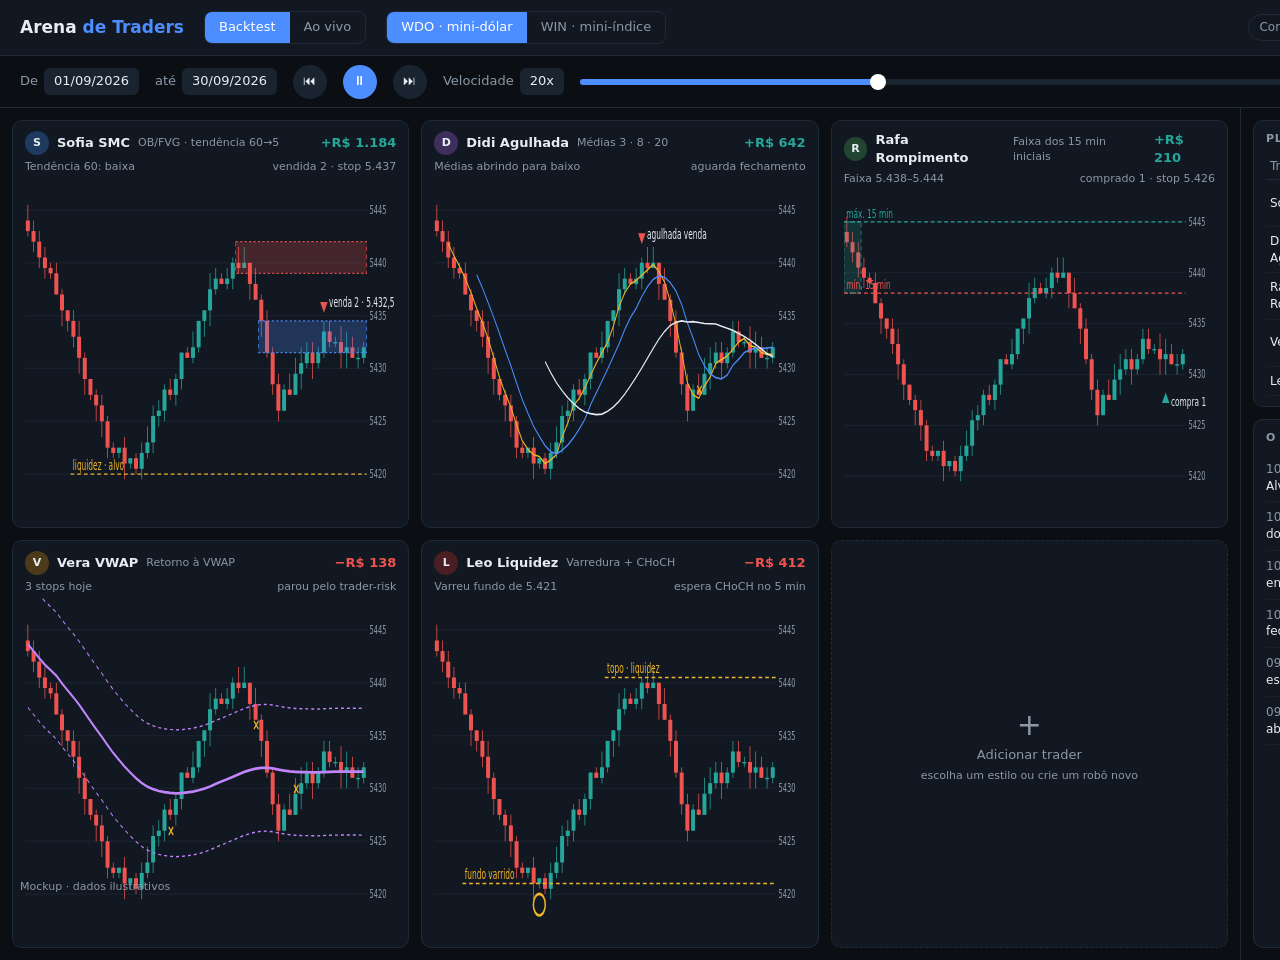
<file: mockups/sala.html>
<!doctype html>
<html lang="pt-BR">
<head>
<meta charset="utf-8">
<title>Arena de Traders — sala de operações</title>
<style>
  :root{--bg:#0b0f14;--panel:#121821;--line:#1f2a36;--txt:#e6edf3;--mut:#8b98a5;--up:#26a69a;--dn:#ef5350;--acc:#4c8dff;--warn:#f0b429}
  *{box-sizing:border-box;margin:0;padding:0}
  body{background:var(--bg);color:var(--txt);font:13px/1.4 "Segoe UI",system-ui,sans-serif;width:1600px;height:960px;display:grid;grid-template-columns:1fr 360px;grid-template-rows:56px 52px 1fr}
  header{grid-column:1/3;display:flex;align-items:center;gap:20px;padding:0 20px;border-bottom:1px solid var(--line);background:var(--panel)}
  .logo{font-weight:700;font-size:17px}.logo span{color:var(--acc)}
  .seg{display:flex;border:1px solid var(--line);border-radius:8px;overflow:hidden}
  .seg div{padding:6px 14px;color:var(--mut)}.seg .sel{background:var(--acc);color:#fff}
  .pill{padding:4px 10px;border-radius:999px;border:1px solid var(--line);color:var(--mut);font-size:12px}
  .right{margin-left:auto;display:flex;gap:12px;align-items:center}
  .ctrl{grid-column:1/3;display:flex;align-items:center;gap:16px;padding:0 20px;border-bottom:1px solid var(--line)}
  .field{display:flex;gap:6px;align-items:center;color:var(--mut)}.field b{color:var(--txt);background:#1a2431;padding:4px 10px;border-radius:6px;font-weight:500}
  .btn{width:34px;height:34px;border-radius:50%;display:grid;place-items:center;background:#1a2431;color:var(--txt)}.btn.play{background:var(--acc);color:#fff}
  .track{flex:1;height:6px;background:#1a2431;border-radius:3px;position:relative}.track i{position:absolute;inset:0 62% 0 0;background:var(--acc);border-radius:3px}
  .track em{position:absolute;left:38%;top:-5px;width:16px;height:16px;border-radius:50%;background:#fff;transform:translateX(-50%)}
  .clock{font-variant-numeric:tabular-nums;font-size:15px}
  .grid{padding:12px;display:grid;grid-template-columns:repeat(3,1fr);grid-template-rows:repeat(2,1fr);gap:12px;overflow:hidden}
  .card{background:var(--panel);border:1px solid var(--line);border-radius:10px;padding:10px 12px;display:flex;flex-direction:column;min-height:0}
  .ch{display:flex;align-items:center;gap:8px;margin-bottom:4px}
  .av{display:inline-grid;place-items:center;width:24px;height:24px;border-radius:50%;font-weight:700;font-size:11px}
  .ch .n{font-weight:600}.ch .tag{font-size:11px;color:var(--mut)}
  .ch .pl{margin-left:auto;font-weight:600}
  .sub{display:flex;justify-content:space-between;font-size:11px;color:var(--mut);margin-bottom:4px}
  svg{flex:1;width:100%;min-height:0}
  .up{color:var(--up)}.dn{color:var(--dn)}.mut{color:var(--mut)}.acc{color:var(--acc)}.warn{color:var(--warn)}
  aside{border-left:1px solid var(--line);padding:12px;display:flex;flex-direction:column;gap:12px;overflow:hidden}
  h3{font-size:11px;text-transform:uppercase;letter-spacing:.8px;color:var(--mut);margin-bottom:8px;display:flex;justify-content:space-between}
  table{width:100%;border-collapse:collapse;font-size:12px}th{color:var(--mut);font-weight:500;text-align:right;padding:4px;border-bottom:1px solid var(--line)}
  td{padding:6px 4px;text-align:right;border-bottom:1px solid #18212c}th:first-child,td:first-child{text-align:left}
  .feed div{padding:7px 0;border-bottom:1px solid #18212c;font-size:12px}.feed time{color:var(--mut);margin-right:6px}
  .ill{position:absolute;bottom:6px;left:20px;font-size:11px;color:var(--mut)}
</style>
</head>
<body>
<header>
  <div class="logo">Arena <span>de Traders</span></div>
  <div class="seg"><div class="sel">Backtest</div><div>Ao vivo</div></div>
  <div class="seg"><div class="sel">WDO · mini-dólar</div><div>WIN · mini-índice</div></div>
  <div class="right"><span class="pill">Contas simuladas · R$ 5.000 cada</span><span class="pill">Dados: MT5</span></div>
</header>

<div class="ctrl">
  <div class="field">De <b>01/09/2026</b></div><div class="field">até <b>30/09/2026</b></div>
  <div class="btn">⏮</div><div class="btn play">⏸</div><div class="btn">⏭</div>
  <div class="field">Velocidade <b>20x</b></div>
  <div class="track"><i></i><em></em></div>
  <div class="clock">dia 9 de 21 · <b>12/09 10:35</b></div>
</div>

<main class="grid" id="grid"></main>

<aside>
  <section class="card" style="flex:none">
    <h3><span>Placar do backtest</span><span>até 12/09 10:35</span></h3>
    <table>
      <tr><th>Trader</th><th>Resultado</th><th>Trades</th><th>Acerto</th><th>Agora</th></tr>
      <tr><td>Sofia SMC</td><td class="up">+R$ 1.184</td><td>27</td><td>48%</td><td class="acc">vendida 2</td></tr>
      <tr><td>Didi Agulhada</td><td class="up">+R$ 642</td><td>31</td><td>42%</td><td class="mut">aguarda</td></tr>
      <tr><td>Rafa Rompimento</td><td class="up">+R$ 210</td><td>18</td><td>39%</td><td class="acc">comprado 1</td></tr>
      <tr><td>Vera VWAP</td><td class="dn">−R$ 138</td><td>36</td><td>50%</td><td class="warn">parou hoje</td></tr>
      <tr><td>Leo Liquidez</td><td class="dn">−R$ 412</td><td>22</td><td>32%</td><td class="mut">aguarda</td></tr>
    </table>
  </section>
  <section class="card feed" style="flex:1">
    <h3><span>O que cada um está fazendo</span><span>12/09</span></h3>
    <div><time>10:35</time><b>Sofia</b> vendeu 2 no meio do FVG (5.432,5). Alvo no fundo de 5.420.</div>
    <div><time>10:30</time><b>Rafa</b> comprou 1 no rompimento da máxima dos 15 min.</div>
    <div><time>10:25</time><b>Vera</b> 3º stop na volta à VWAP. Dia encerrado pelo trader-risk.</div>
    <div><time>10:10</time><b>Didi</b> agulhada de venda formando; espera o fechamento do candle.</div>
    <div><time>09:50</time><b>Leo</b> varredura do fundo de 5.421; esperando CHoCH para comprar.</div>
    <div><time>09:40</time><b>Sofia</b> ordem bloqueada: risco:retorno 0,8 abaixo do mínimo.</div>
  </section>
</aside>
<div class="ill">Mockup · dados ilustrativos</div>

<script>
// mesmo mercado para todos; cada trader desenha o próprio estudo
let s=7;const r=()=>(s=(s*16807)%2147483647)/2147483647;
const N=60,c=[],wp=[[0,5444],[15,5422],[19,5421],[34,5439],[38,5440.5],[44,5427],[52,5432.5],[59,5431]];
const alvo=i=>{for(let k=1;k<wp.length;k++){const[a,va]=wp[k-1],[b,vb]=wp[k];if(i<=b)return va+(vb-va)*(i-a)/(b-a)}};
let p=5444;for(let i=0;i<N;i++){const o=p,cl=Math.round((alvo(i)+(r()-.5)*2)*2)/2;c.push({o,cl,hi:Math.max(o,cl)+Math.round(r()*3)/2,lo:Math.min(o,cl)-Math.round(r()*3)/2});p=cl}
const W=500,H=250,mx=5447,mn=5417,bw=(W-40)/N,y=v=>8+(mx-v)/(mx-mn)*(H-16),x=i=>i*bw+bw/2;
const ma=n=>c.map((k,i)=>{if(i<n-1)return null;let t=0;for(let j=i-n+1;j<=i;j++)t+=c[j].cl;return t/n});
const line=(arr,col,w=1.5,dash='')=>{let d='';arr.forEach((v,i)=>{if(v!=null)d+=(d?'L':'M')+x(i)+' '+y(v)});return `<path d="${d}" fill="none" stroke="${col}" stroke-width="${w}" stroke-dasharray="${dash}"/>`};
const box=(i0,i1,top,bot,col)=>`<rect x="${i0*bw}" y="${y(top)}" width="${(i1-i0)*bw}" height="${y(bot)-y(top)}" fill="${col}" stroke="${col.replace(/,[^,]*\)$/,',.9)')}" stroke-dasharray="3 3"/>`;
const hl=(v,col,label,i0=0)=>`<line x1="${i0*bw}" x2="${W-40}" y1="${y(v)}" y2="${y(v)}" stroke="${col}" stroke-dasharray="5 4"/><text x="${i0*bw+3}" y="${y(v)-3}" fill="${col}" font-size="10">${label}</text>`;
const seta=(i,v,venda,txt)=>venda?`<path d="M${x(i)} ${y(v)-6} l-5 -8 h10z" fill="#ef5350"/><text x="${x(i)+7}" y="${y(v)-10}" fill="#e6edf3" font-size="10">${txt}</text>`
  :`<path d="M${x(i)} ${y(v)+6} l-5 8 h10z" fill="#26a69a"/><text x="${x(i)+7}" y="${y(v)+16}" fill="#e6edf3" font-size="10">${txt}</text>`;
const xis=(i,v)=>`<text x="${x(i)-4}" y="${y(v)+4}" fill="#f0b429" font-size="12" font-weight="700">×</text>`;
function candles(){let g='';for(let v=5420;v<=5445;v+=5)g+=`<line x1="0" x2="${W-40}" y1="${y(v)}" y2="${y(v)}" stroke="#18212c"/><text x="${W-36}" y="${y(v)+3}" fill="#8b98a5" font-size="9">${v}</text>`;
 c.forEach((k,i)=>{const col=k.cl>=k.o?'#26a69a':'#ef5350';g+=`<line x1="${x(i)}" x2="${x(i)}" y1="${y(k.hi)}" y2="${y(k.lo)}" stroke="${col}"/><rect x="${x(i)-bw*.35}" y="${y(Math.max(k.o,k.cl))}" width="${bw*.7}" height="${Math.max(1,Math.abs(y(k.o)-y(k.cl)))}" fill="${col}"/>`});return g}
const vw=c.map((k,i)=>{let a=0;for(let j=0;j<=i;j++)a+=(c[j].hi+c[j].lo+c[j].cl)/3;return a/(i+1)});
const T=[
 {n:'Sofia SMC',ini:'S',cor:'#1e3a5f',tag:'OB/FVG · tendência 60→5',pl:'+R$ 1.184',cls:'up',sub:['Tendência 60: baixa','vendida 2 · stop 5.437'],
  est:()=>box(37,N,5442,5439,'rgba(239,83,80,.22)')+box(41,N,5434.5,5431.5,'rgba(76,141,255,.25)')+hl(5420,'#f0b429','liquidez · alvo',8)+seta(52,5434.5,true,'venda 2 · 5.432,5')},
 {n:'Didi Agulhada',ini:'D',cor:'#3d2e5c',tag:'Médias 3 · 8 · 20',pl:'+R$ 642',cls:'up',sub:['Médias abrindo para baixo','aguarda fechamento'],
  est:()=>line(ma(3),'#f0b429',1.2)+line(ma(8),'#4c8dff',1.2)+line(ma(20),'#e6edf3',1.2)+seta(36,5441,true,'agulhada venda')+xis(46,5428)},
 {n:'Rafa Rompimento',ini:'R',cor:'#21452f',tag:'Faixa dos 15 min iniciais',pl:'+R$ 210',cls:'up',sub:['Faixa 5.438–5.444','comprado 1 · stop 5.426'],
  est:()=>box(0,3,5445,5438,'rgba(38,166,154,.18)')+hl(5445,'#26a69a','máx. 15 min')+hl(5438,'#ef5350','mín. 15 min')+seta(56,5429,false,'compra 1')},
 {n:'Vera VWAP',ini:'V',cor:'#4d3a1a',tag:'Retorno à VWAP',pl:'−R$ 138',cls:'dn',sub:['3 stops hoje','parou pelo trader-risk'],
  est:()=>line(vw,'#c084fc',2)+line(vw.map(v=>v+6),'#c084fc',1,'4 4')+line(vw.map(v=>v-6),'#c084fc',1,'4 4')+xis(25,5426)+xis(40,5436)+xis(47,5430)},
 {n:'Leo Liquidez',ini:'L',cor:'#4a1f24',tag:'Varredura + CHoCH',pl:'−R$ 412',cls:'dn',sub:['Varreu fundo de 5.421','espera CHoCH no 5 min'],
  est:()=>hl(5421,'#f0b429','fundo varrido',5)+hl(5440.5,'#f0b429','topo · liquidez',30)+`<circle cx="${x(18)}" cy="${y(5419)}" r="8" fill="none" stroke="#f0b429" stroke-width="2"/>`},
];
const grid=document.getElementById('grid');
T.forEach(t=>{grid.insertAdjacentHTML('beforeend',`<section class="card"><div class="ch"><span class="av" style="background:${t.cor}">${t.ini}</span><span class="n">${t.n}</span><span class="tag">${t.tag}</span><span class="pl ${t.cls}">${t.pl}</span></div>
<div class="sub"><span>${t.sub[0]}</span><span>${t.sub[1]}</span></div><svg viewBox="0 0 ${W} ${H}" preserveAspectRatio="none">${candles()}${t.est()}</svg></section>`)});
grid.insertAdjacentHTML('beforeend',`<section class="card" style="align-items:center;justify-content:center;border-style:dashed;color:var(--mut)"><div style="font-size:30px">+</div><div>Adicionar trader</div><div style="font-size:11px;margin-top:4px">escolha um estilo ou crie um robô novo</div></section>`);
</script>
</body>
</html>
</file>
